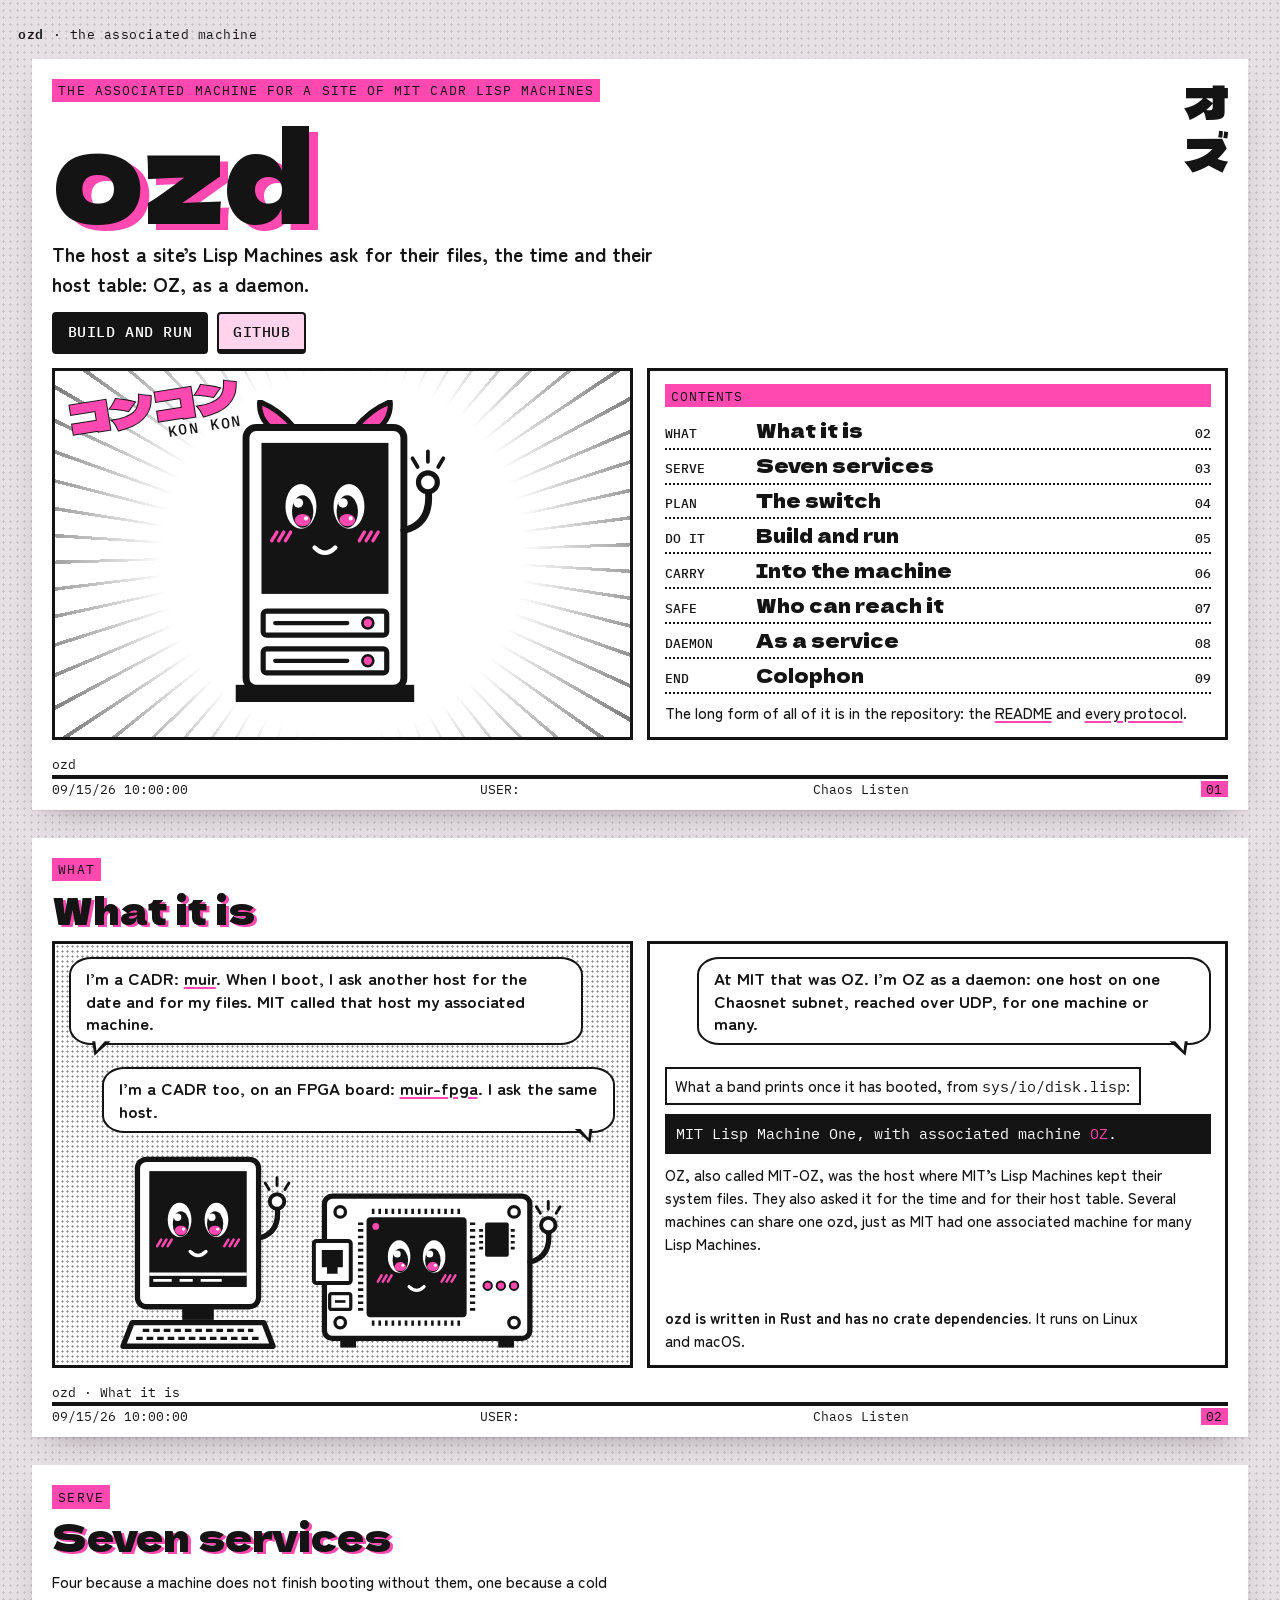
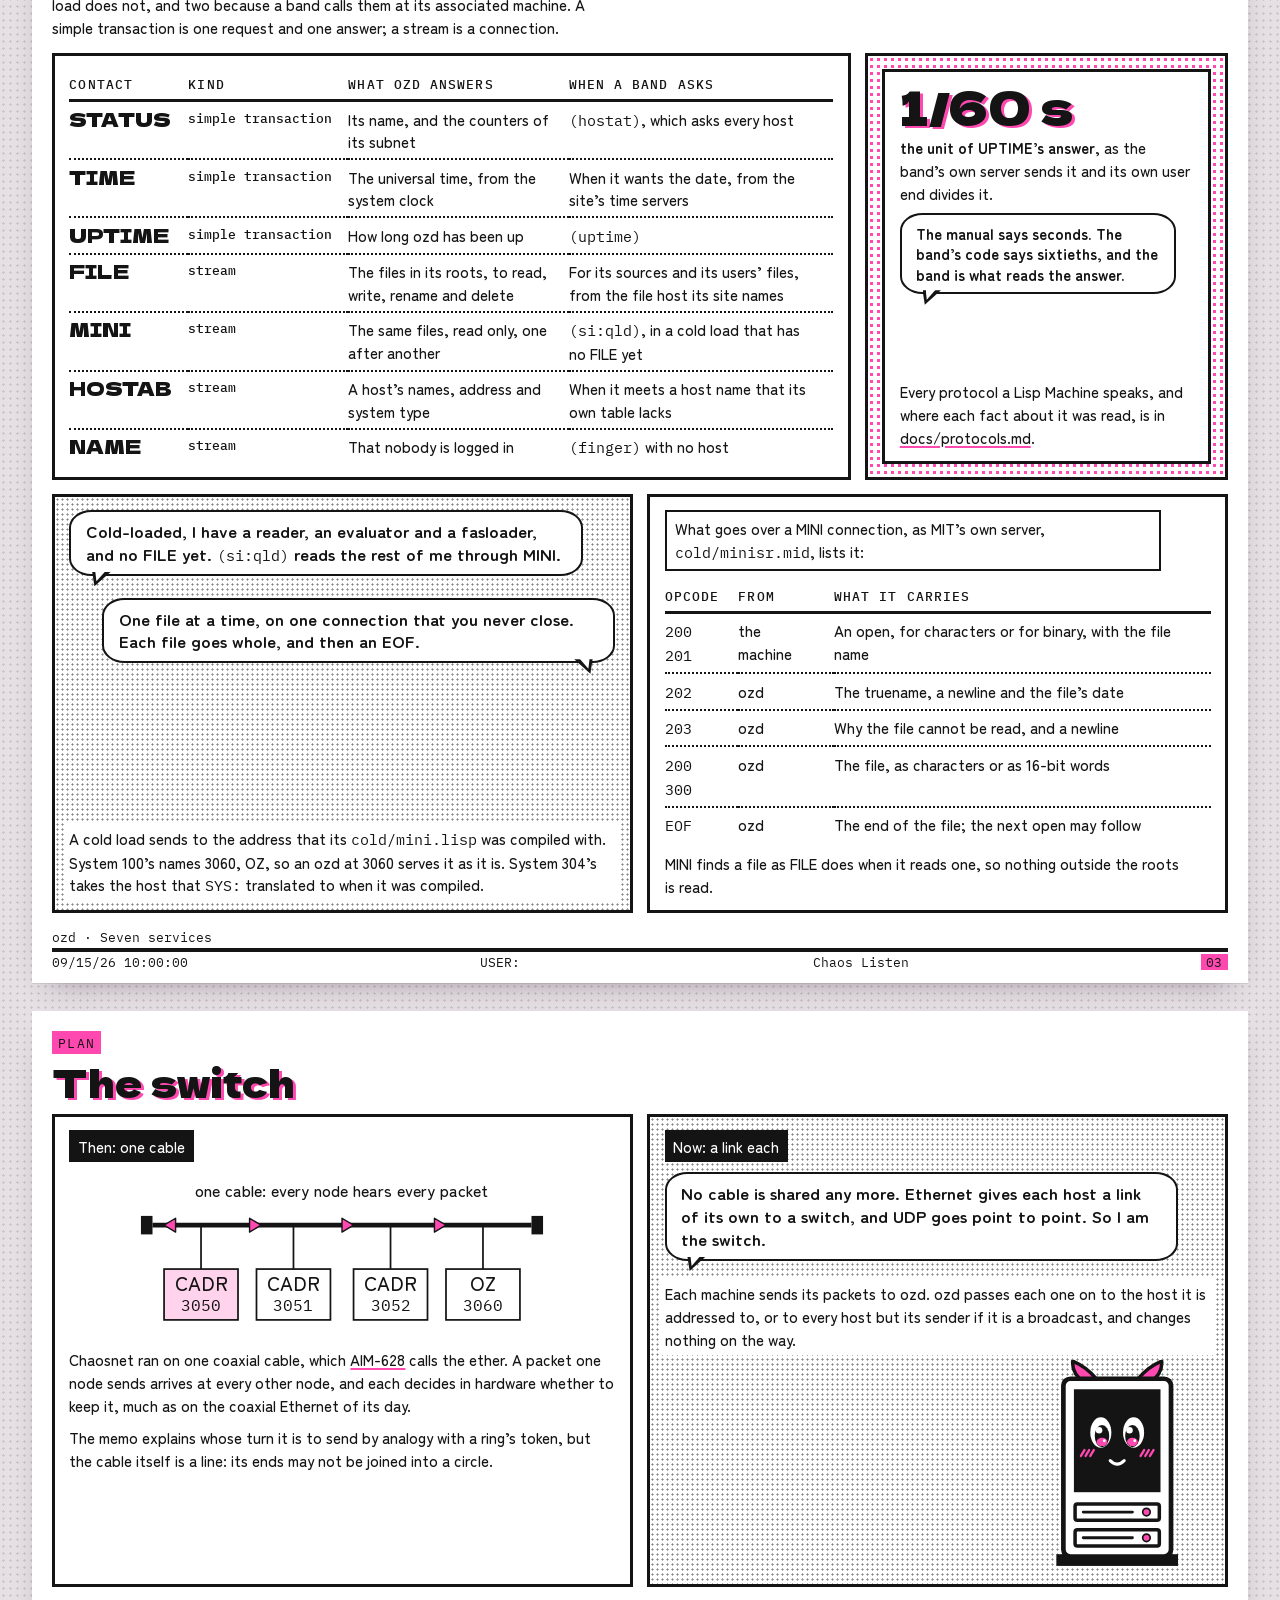
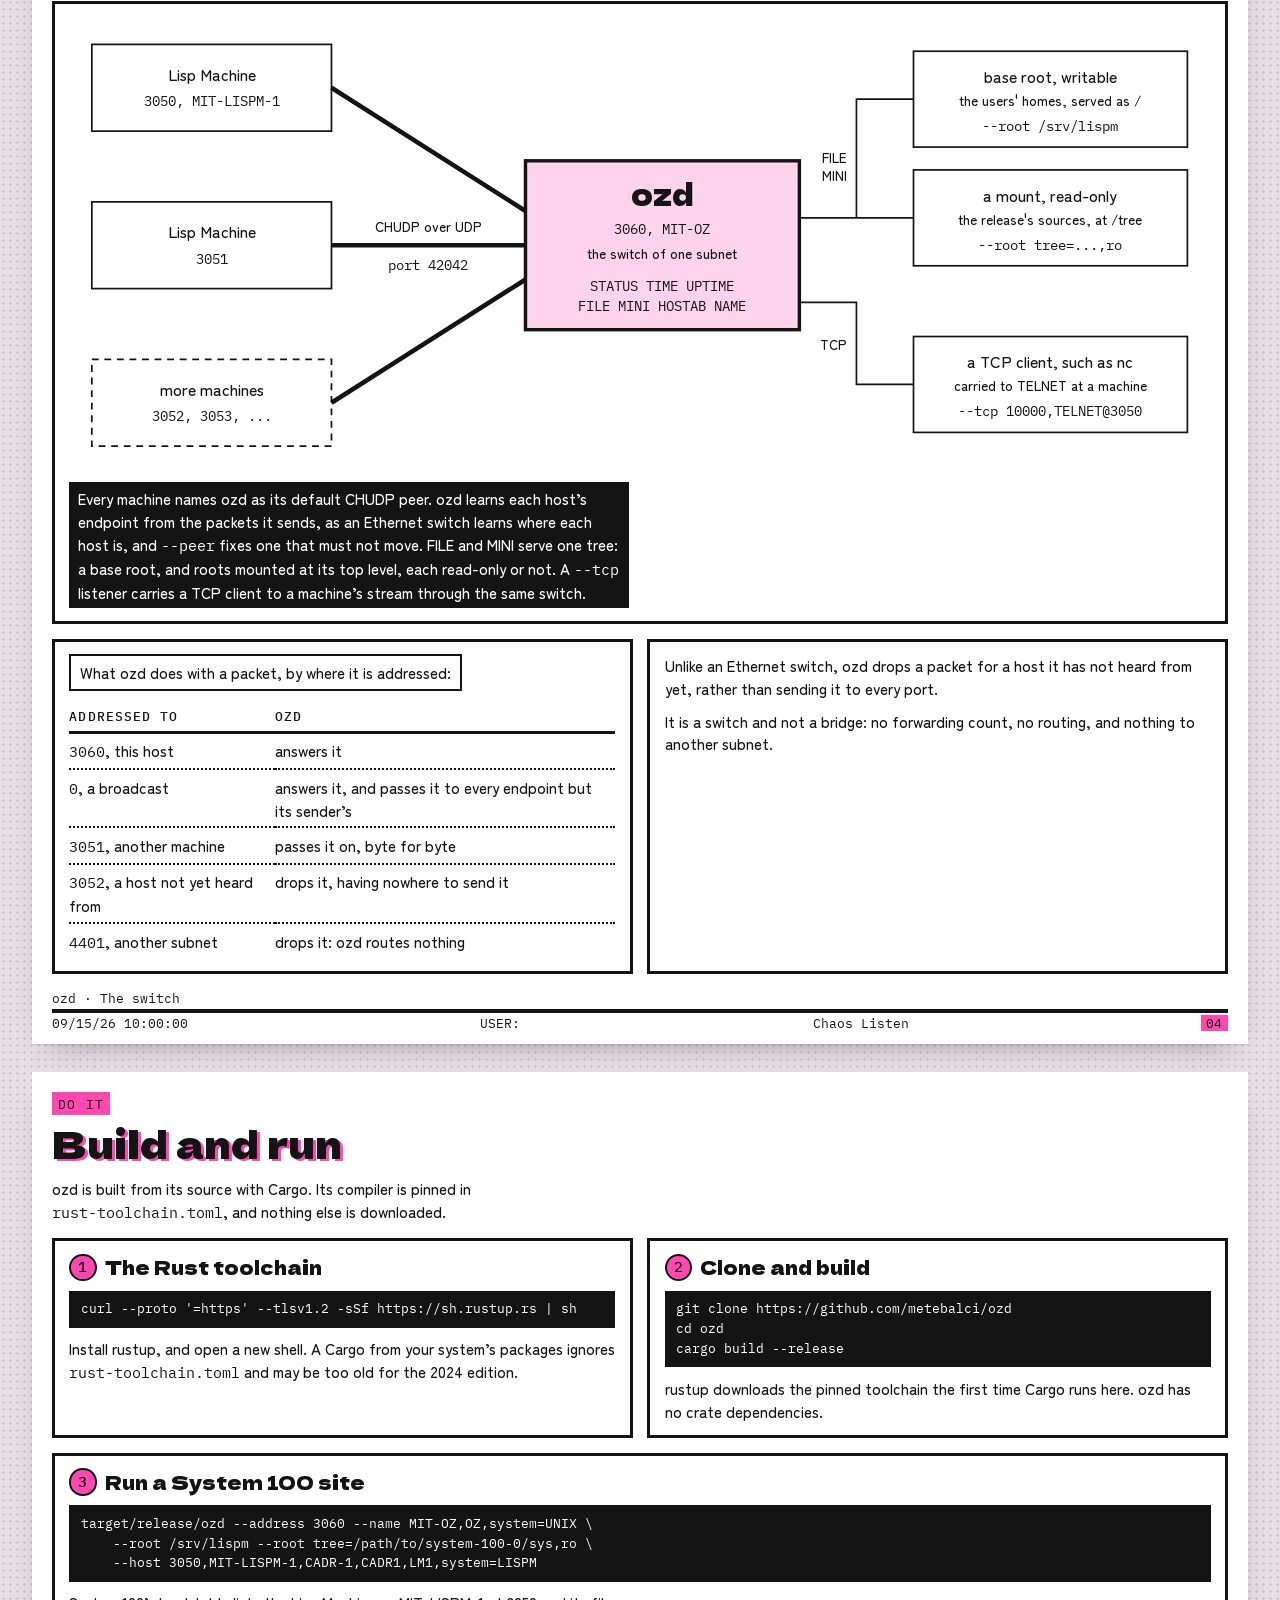
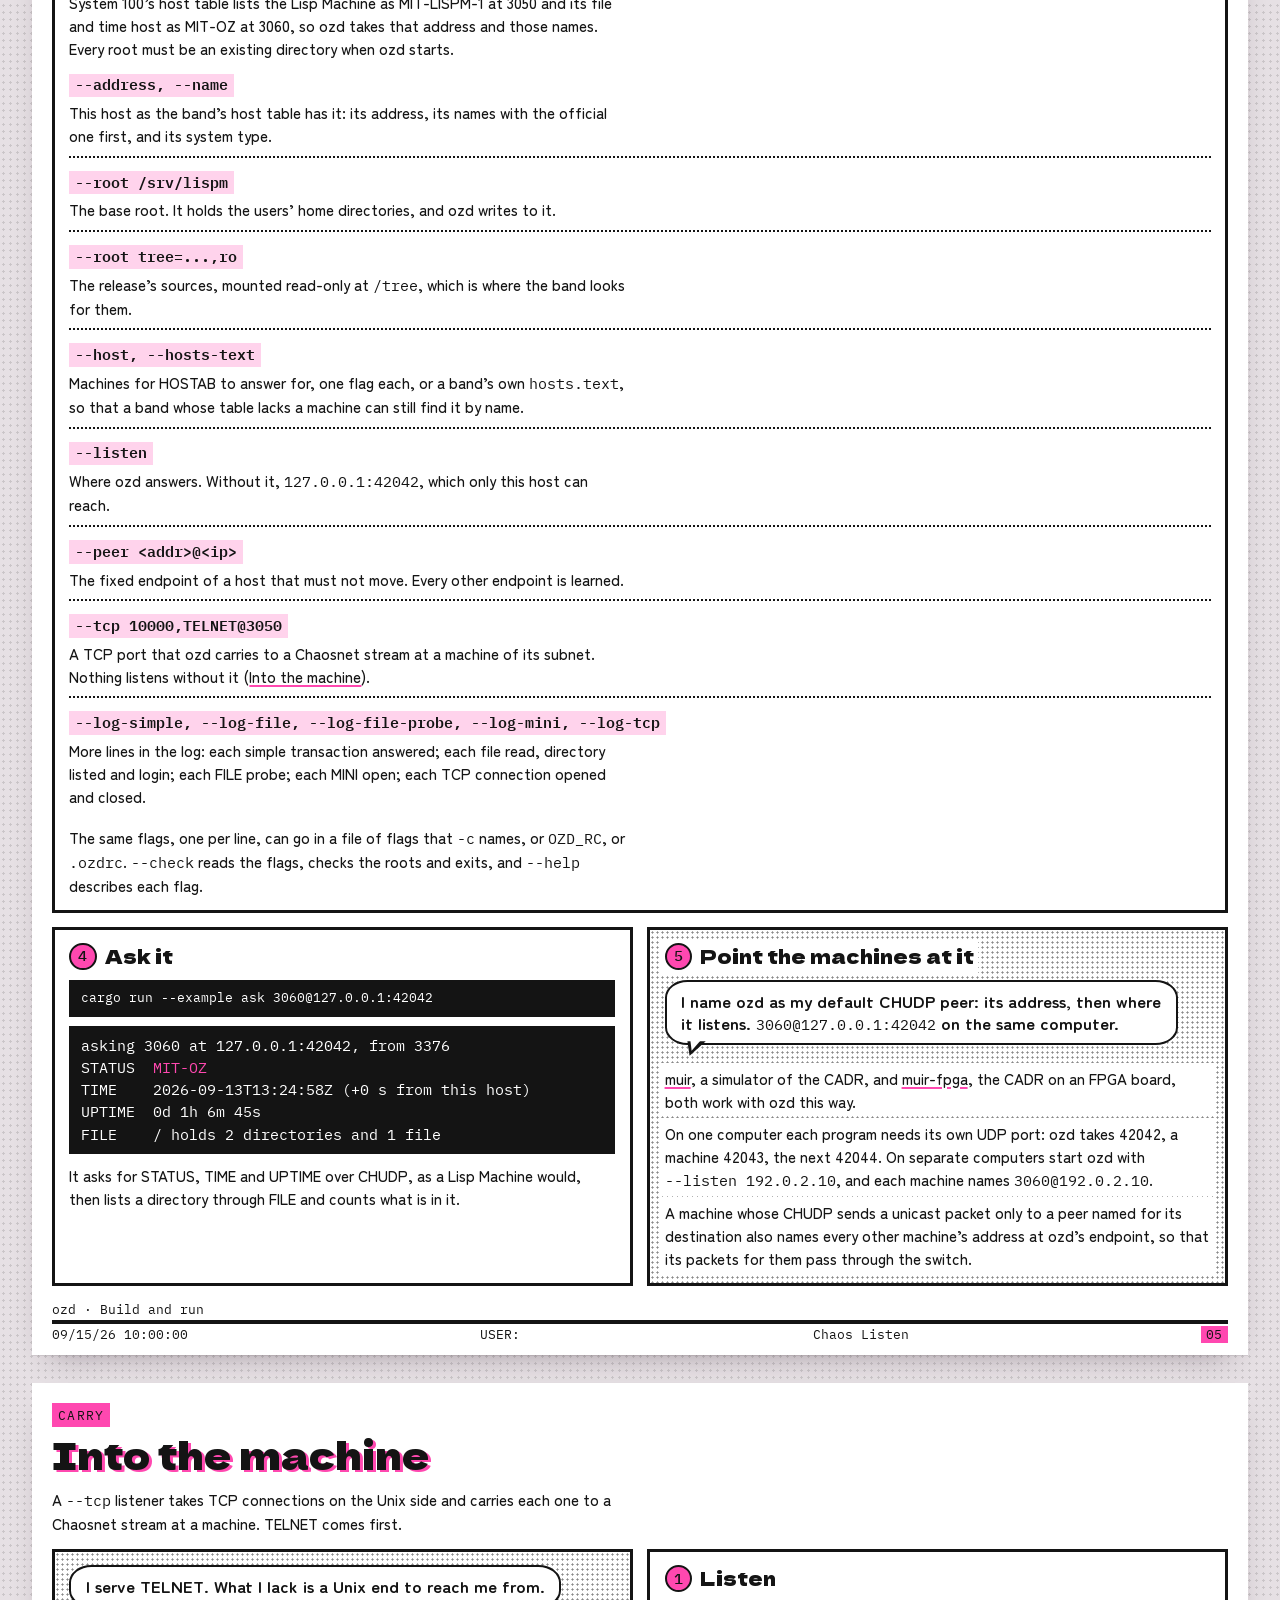
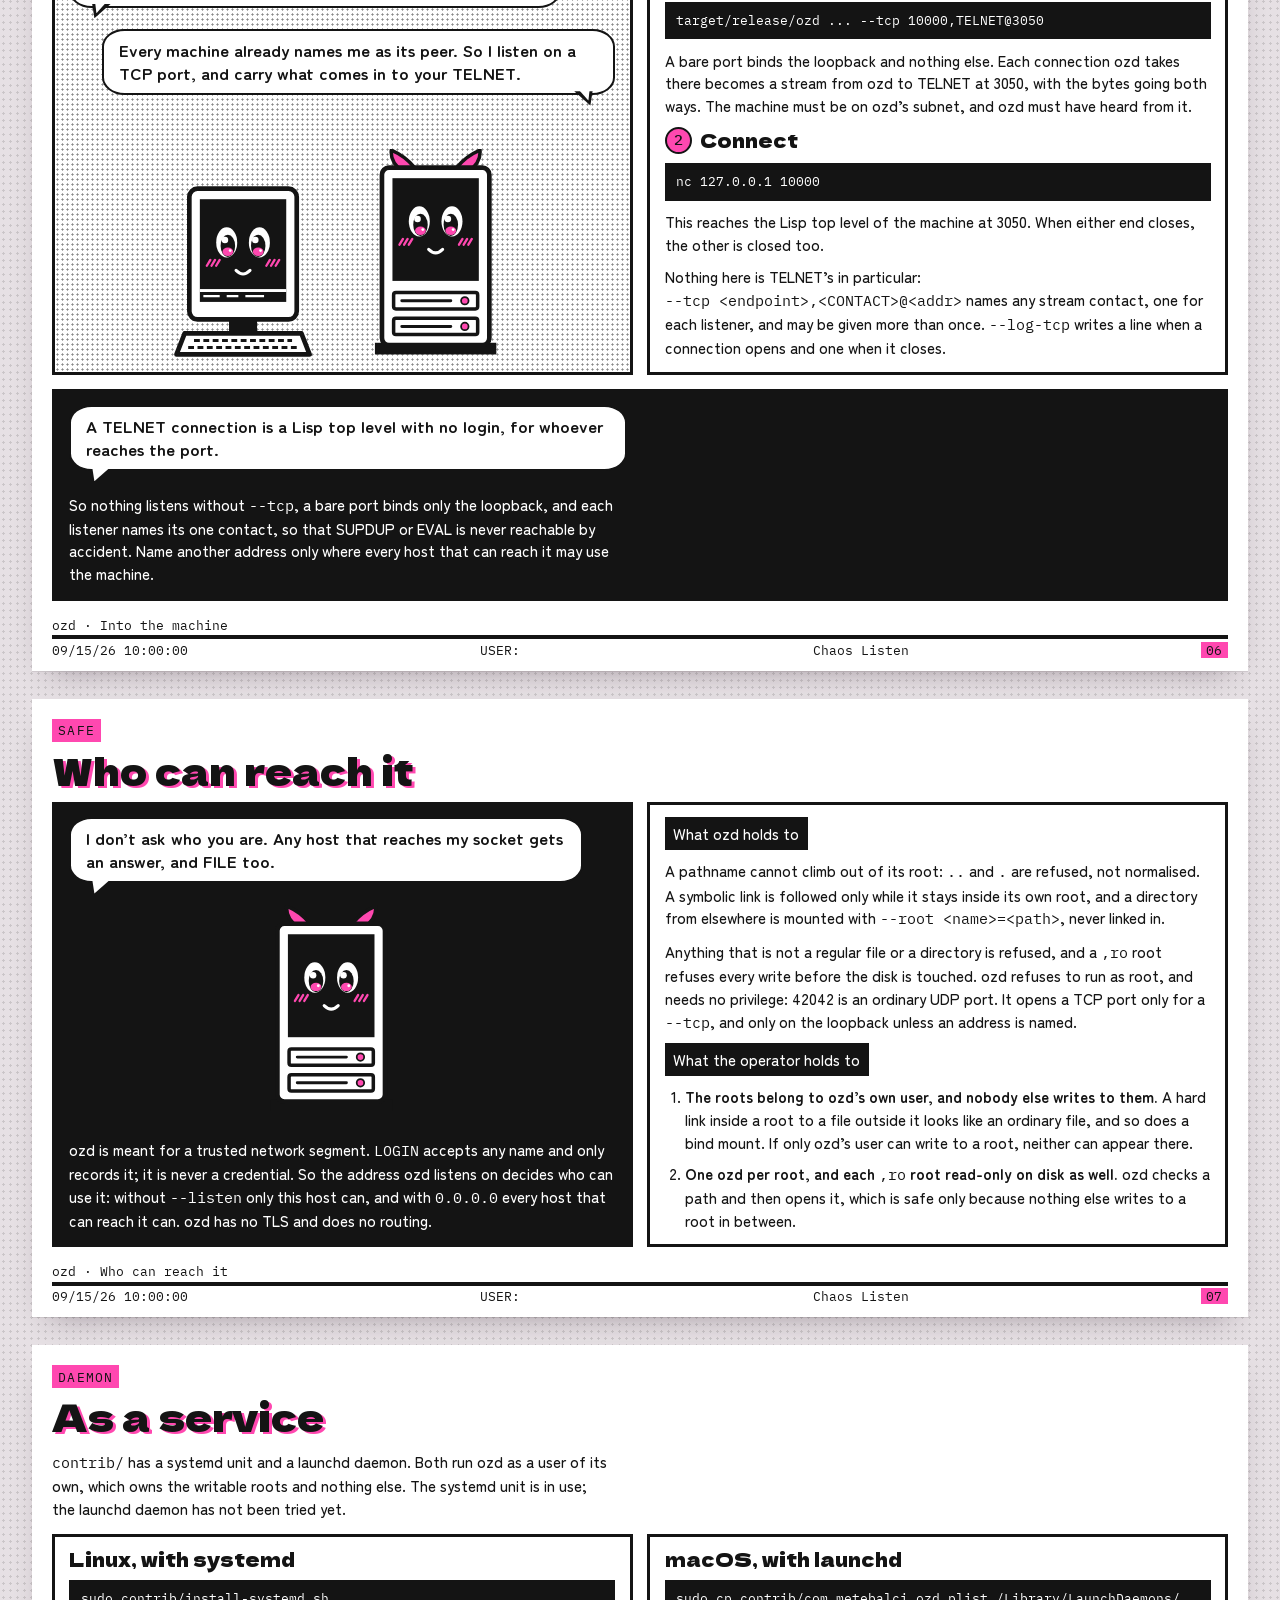
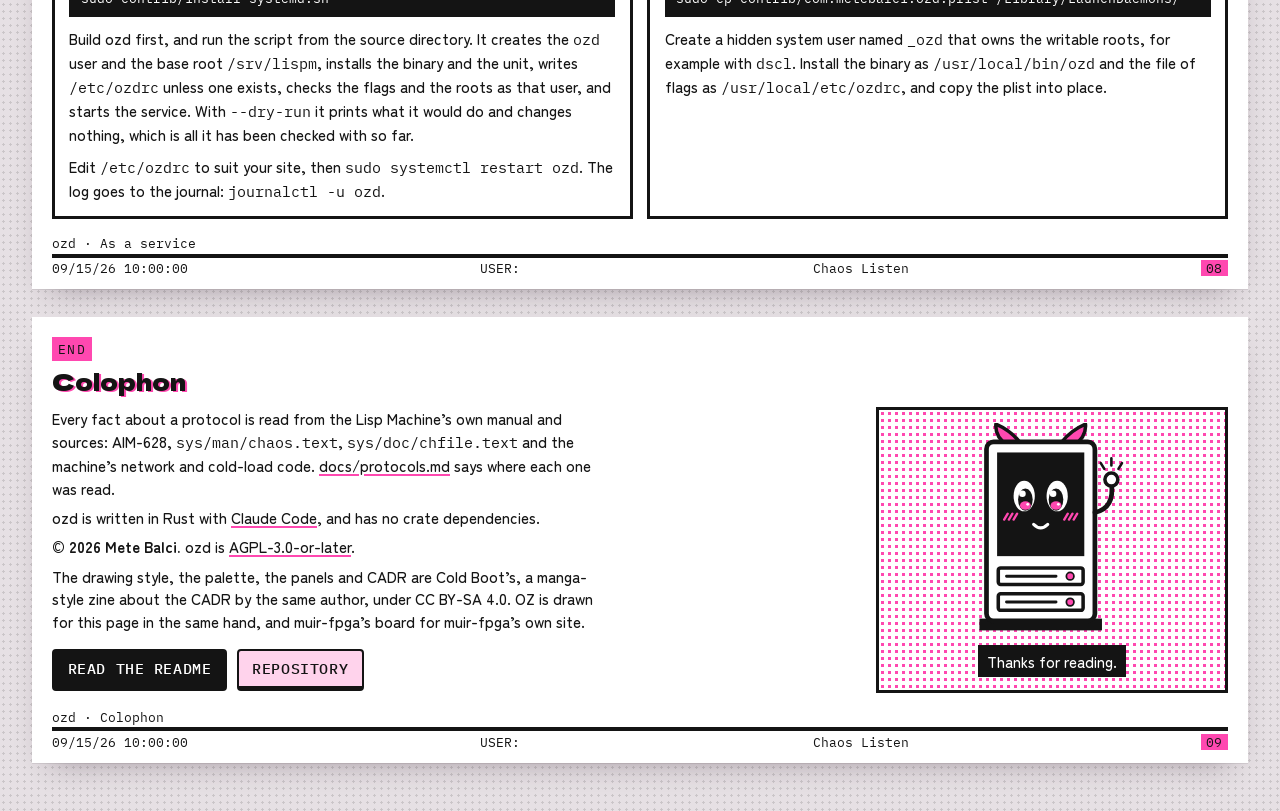
<file: site/index.html>
<!doctype html>
<html lang="en">
<head>
<meta charset="utf-8">
<meta name="viewport" content="width=device-width, initial-scale=1">
<title>ozd &mdash; the associated machine for a site of MIT CADR Lisp Machines</title>
<meta name="description" content="ozd is the host a site's Lisp Machines ask for their files, the time and their host table. It serves STATUS, TIME, UPTIME, FILE, MINI, HOSTAB and NAME over CHUDP, passes packets between the machines of its subnet, and carries a TCP connection to a machine's TELNET. Written in Rust, with no dependencies.">
<link rel="stylesheet" href="style.css">
</head>
<body>

<!-- The characters, drawn once and placed with <use>. CADR's body, its face
     and its waving arm are Cold Boot's own parts. OZ is drawn for this page
     in the same hand: a cabinet with CADR's face, two drive bays with
     their lights, and a daemon's horns. -->
<svg width="0" height="0" style="position:absolute" aria-hidden="true">
  <defs>
    <g id="cadr-body">
      <rect x="48" y="112" width="24" height="14" fill="#141414"/>
      <rect x="14" y="4" width="92" height="112" rx="7" fill="#fff" stroke="#141414" stroke-width="4"/>
      <rect x="23" y="13" width="74" height="88" fill="#141414"/>
      <rect x="23" y="90" width="74" height="2.5" fill="#fff"/>
      <path d="M26 96h14M46 96h10M62 96h16" stroke="#fff" stroke-width="2"/>
      <polygon points="10,128 110,128 117,146 3,146" fill="#fff" stroke="#141414" stroke-width="4" stroke-linejoin="round"/>
      <path d="M18 134h84M13 140h94" stroke="#141414" stroke-width="2.5" stroke-dasharray="5 3"/>
    </g>

    <g id="face-happy">
      <ellipse cx="46" cy="50" rx="9" ry="13" fill="#fff"/>
      <ellipse cx="74" cy="50" rx="9" ry="13" fill="#fff"/>
      <ellipse cx="47" cy="53" rx="6.2" ry="9.5" fill="#141414"/>
      <ellipse cx="73" cy="53" rx="6.2" ry="9.5" fill="#141414"/>
      <ellipse cx="47" cy="58" rx="4.6" ry="3.6" fill="#ff48b0"/>
      <ellipse cx="73" cy="58" rx="4.6" ry="3.6" fill="#ff48b0"/>
      <circle cx="44.5" cy="48" r="2.8" fill="#fff"/>
      <circle cx="70.5" cy="48" r="2.8" fill="#fff"/>
      <circle cx="49" cy="57" r="1.2" fill="#fff"/>
      <circle cx="75" cy="57" r="1.2" fill="#fff"/>
      <path d="M54 74q6 6 12 0" fill="none" stroke="#fff" stroke-width="2.6" stroke-linecap="round"/>
      <path d="M29 70l3-5M33 70l3-5M37 70l3-5M80 70l3-5M84 70l3-5M88 70l3-5" stroke="#ff48b0" stroke-width="2" stroke-linecap="round"/>
    </g>

    <g id="arm-wave">
      <path d="M106 64q17-4 14-25" fill="none" stroke="#141414" stroke-width="4" stroke-linecap="round"/>
      <circle cx="120" cy="36" r="5.5" fill="#fff" stroke="#141414" stroke-width="3"/>
      <path d="M111 22l3 5M120 18v6M129 22l-3 5" stroke="#141414" stroke-width="2.2" stroke-linecap="round"/>
    </g>

    <!-- OZ stands 12 units lower than CADR, to leave room for its horns, so
         the shared parts are placed with the same offset. -->
    <g id="oz">
      <path d="M32 19Q21 12 22 1Q34 6 42 16Z" fill="#ff48b0" stroke="#141414" stroke-width="3" stroke-linejoin="round"/>
      <path d="M88 19Q99 12 98 1Q86 6 78 16Z" fill="#ff48b0" stroke="#141414" stroke-width="3" stroke-linejoin="round"/>
      <rect x="8" y="166" width="104" height="10" fill="#141414"/>
      <rect x="14" y="16" width="92" height="152" rx="6" fill="#fff" stroke="#141414" stroke-width="4"/>
      <rect x="23" y="25" width="74" height="88" fill="#141414"/>
      <rect x="24" y="123" width="72" height="14" rx="2" fill="#fff" stroke="#141414" stroke-width="3"/>
      <rect x="24" y="145" width="72" height="14" rx="2" fill="#fff" stroke="#141414" stroke-width="3"/>
      <path d="M31 130h42M31 152h42" stroke="#141414" stroke-width="2.5" stroke-linecap="round"/>
      <circle cx="85" cy="130" r="3.2" fill="#ff48b0" stroke="#141414" stroke-width="1.5"/>
      <circle cx="85" cy="152" r="3.2" fill="#ff48b0" stroke="#141414" stroke-width="1.5"/>
      <use href="#face-happy" y="12"/>
    </g>
    <g id="oz-wave"><use href="#oz"/><use href="#arm-wave" y="12"/></g>

    <!-- muir-fpga: the CADR on an FPGA board, drawn in the same hand for
         muir-fpga's own site. The chip wears CADR's face; the DDR3 beside it, the
         Ethernet jack and the microSD slot are the parts muir-fpga's README
         names on its Arty Z7-20, and the mounting holes and the lights are any
         development board's. -->
    <g id="fpga-board">
      <rect x="20" y="116" width="12" height="9" fill="#141414"/>
      <rect x="140" y="116" width="12" height="9" fill="#141414"/>
      <rect x="8" y="10" width="156" height="108" rx="6" fill="#fff" stroke="#141414" stroke-width="4"/>
      <circle cx="20" cy="22" r="4" fill="#fff" stroke="#141414" stroke-width="2.5"/>
      <circle cx="152" cy="22" r="4" fill="#fff" stroke="#141414" stroke-width="2.5"/>
      <circle cx="20" cy="106" r="4" fill="#fff" stroke="#141414" stroke-width="2.5"/>
      <circle cx="152" cy="106" r="4" fill="#fff" stroke="#141414" stroke-width="2.5"/>
      <path d="M44 21.5h68M44 106.5h68M35.5 30v68M120.5 30v68" stroke="#141414" stroke-width="4" stroke-dasharray="2 3"/>
      <rect x="40" y="26" width="76" height="76" rx="3" fill="#141414"/>
      <circle cx="47" cy="33" r="2.6" fill="#ff48b0"/>
      <use href="#face-happy" transform="translate(21 8.4) scale(0.95)"/>
      <rect x="130" y="30" width="18" height="26" rx="1.5" fill="#141414"/>
      <path d="M127 35v16M151 35v16" stroke="#141414" stroke-width="3" stroke-dasharray="2 2.5"/>
      <rect x="0" y="44" width="28" height="32" rx="2" fill="#fff" stroke="#141414" stroke-width="3"/>
      <path d="M6 51h16v13h-4v5h-8v-5h-4z" fill="#141414"/>
      <rect x="12" y="84" width="16" height="12" rx="1.5" fill="#fff" stroke="#141414" stroke-width="2.5"/>
      <path d="M16 90h8" stroke="#141414" stroke-width="2"/>
      <circle cx="132" cy="78" r="3.2" fill="#ff48b0" stroke="#141414" stroke-width="1.5"/>
      <circle cx="142" cy="78" r="3.2" fill="#ff48b0" stroke="#141414" stroke-width="1.5"/>
      <circle cx="152" cy="78" r="3.2" fill="#ff48b0" stroke="#141414" stroke-width="1.5"/>
    </g>
    <g id="fpga-wave"><use href="#fpga-board"/><use href="#arm-wave" x="58" y="-4"/></g>
  </defs>
</svg>

<p class="desk-note"><b>ozd</b> &middot; the associated machine</p>

<div class="page">

  <section aria-label="ozd">
    <div class="masthead">
      <div class="masthead-text">
        <span class="eyebrow">The associated machine for a site of MIT CADR Lisp Machines</span>
        <h1 class="title t-xl">ozd</h1>
        <p class="lede">The host a site&rsquo;s Lisp Machines ask for their files, the time and their host table: OZ, as a daemon.</p>
        <div class="actions">
          <a class="key" href="#run">Build and run</a>
          <a class="key lm" href="https://github.com/metebalci/ozd">GitHub</a>
        </div>
      </div>
      <span class="vertical" lang="ja" aria-hidden="true">オズ</span>
    </div>

    <div class="panels two">
      <div class="panel focus center" style="min-height: 19rem;">
        <div class="sfx" style="position:absolute; top:0.8rem; left:0.8rem; z-index:2;" aria-hidden="true">コンコン<small>KON KON</small></div>
        <svg class="chara" viewBox="0 0 140 180" style="width:44%;" role="img" aria-label="OZ, a cabinet with horns, waving at whoever knocked">
          <use href="#oz-wave"/>
        </svg>
      </div>

      <nav class="panel contents" aria-label="Contents">
        <span class="eyebrow">Contents</span>
        <ol class="toc">
          <li><a href="#what"><span class="tag">WHAT</span><span class="nm">What it is</span><span class="no">02</span></a></li>
          <li><a href="#services"><span class="tag">SERVE</span><span class="nm">Seven services</span><span class="no">03</span></a></li>
          <li><a href="#switch"><span class="tag">PLAN</span><span class="nm">The switch</span><span class="no">04</span></a></li>
          <li><a href="#run"><span class="tag">DO IT</span><span class="nm">Build and run</span><span class="no">05</span></a></li>
          <li><a href="#tcp"><span class="tag">CARRY</span><span class="nm">Into the machine</span><span class="no">06</span></a></li>
          <li><a href="#security"><span class="tag">SAFE</span><span class="nm">Who can reach it</span><span class="no">07</span></a></li>
          <li><a href="#service"><span class="tag">DAEMON</span><span class="nm">As a service</span><span class="no">08</span></a></li>
          <li><a href="#colophon"><span class="tag">END</span><span class="nm">Colophon</span><span class="no">09</span></a></li>
        </ol>
        <p class="small push">The long form of all of it is in the repository: the <a href="https://github.com/metebalci/ozd#readme">README</a> and <a href="https://github.com/metebalci/ozd/blob/main/docs/protocols.md">every protocol</a>.</p>
      </nav>
    </div>

    <footer class="wholine">
      <div class="label">ozd</div>
      <div class="bar"><span>09/15/26 10:00:00</span><span>USER:</span><span>Chaos Listen</span><span>01</span></div>
    </footer>
  </section>

  <!-- ------------------------------------------------------ what it is -->
  <section id="what" aria-label="What it is">
    <div class="panel bare">
      <span class="eyebrow">What</span>
      <h2 class="title t-l">What it is</h2>
    </div>

    <div class="panels two">
      <div class="panel tone">
        <p class="say">I&rsquo;m a CADR: <a href="https://github.com/metebalci/muir">muir</a>. When I boot, I ask another host for the date and for my files. MIT called that host my associated machine.</p>
        <p class="say r">I&rsquo;m a CADR too, on an FPGA board: <a href="https://github.com/metebalci/muir-fpga">muir-fpga</a>. I ask the same host.</p>
        <svg class="chara" viewBox="0 0 340 150" style="width:82%; align-self:center; margin-top:auto;" role="img" aria-label="CADR, and muir-fpga's board, both waving">
          <use href="#cadr-body"/><use href="#face-happy"/><use href="#arm-wave"/>
          <use href="#fpga-wave" x="148" y="22"/>
        </svg>
      </div>

      <div class="panel">
        <p class="say r">At MIT that was OZ. I&rsquo;m OZ as a daemon: one host on one Chaosnet subnet, reached over UDP, for one machine or many.</p>
        <p class="cap light">What a band prints once it has booted, from <code>sys/io/disk.lisp</code>:</p>
<pre class="term">MIT Lisp Machine One, with associated machine <b>OZ</b>.</pre>
        <p class="small">OZ, also called MIT-OZ, was the host where MIT&rsquo;s Lisp Machines kept their system files. They also asked it for the time and for their host table. Several machines can share one ozd, just as MIT had one associated machine for many Lisp Machines.</p>
        <p class="small push"><b>ozd is written in Rust and has no crate dependencies.</b> It runs on Linux and macOS.</p>
      </div>
    </div>

    <footer class="wholine">
      <div class="label">ozd &middot; What it is</div>
      <div class="bar"><span>09/15/26 10:00:00</span><span>USER:</span><span>Chaos Listen</span><span>02</span></div>
    </footer>
  </section>

  <!-- ------------------------------------------------- seven services -->
  <section id="services" aria-label="Seven services">
    <div class="panel bare">
      <span class="eyebrow">Serve</span>
      <h2 class="title t-l">Seven services</h2>
      <p class="small" style="margin-top:0.4rem;">Four because a machine does not finish booting without them, one because a cold load does not, and two because a band calls them at its associated machine. A simple transaction is one request and one answer; a stream is a connection.</p>
    </div>

    <div class="panels two serve-split">
      <div class="panel">
        <div class="tablewrap">
          <table>
            <thead>
              <tr><th scope="col">Contact</th><th scope="col">Kind</th><th scope="col">What ozd answers</th><th scope="col">When a band asks</th></tr>
            </thead>
            <tbody>
              <tr><td class="contact">STATUS</td><td class="kind">simple transaction</td><td>Its name, and the counters of its subnet</td><td><code>(hostat)</code>, which asks every host</td></tr>
              <tr><td class="contact">TIME</td><td class="kind">simple transaction</td><td>The universal time, from the system clock</td><td>When it wants the date, from the site&rsquo;s time servers</td></tr>
              <tr><td class="contact">UPTIME</td><td class="kind">simple transaction</td><td>How long ozd has been up</td><td><code>(uptime)</code></td></tr>
              <tr><td class="contact">FILE</td><td class="kind">stream</td><td>The files in its roots, to read, write, rename and delete</td><td>For its sources and its users&rsquo; files, from the file host its site names</td></tr>
              <tr><td class="contact">MINI</td><td class="kind">stream</td><td>The same files, read only, one after another</td><td><code>(si:qld)</code>, in a cold load that has no FILE yet</td></tr>
              <tr><td class="contact">HOSTAB</td><td class="kind">stream</td><td>A host&rsquo;s names, address and system type</td><td>When it meets a host name that its own table lacks</td></tr>
              <tr><td class="contact">NAME</td><td class="kind">stream</td><td>That nobody is logged in</td><td><code>(finger)</code> with no host</td></tr>
            </tbody>
          </table>
        </div>
      </div>

      <div class="panel tone-pink">
        <div class="panel" style="gap:0.5rem; flex:1;">
          <p class="big-number">1/60&nbsp;s</p>
          <p class="small"><b>the unit of UPTIME&rsquo;s answer</b>, as the band&rsquo;s own server sends it and its own user end divides it.</p>
          <p class="say quiet">The manual says seconds. The band&rsquo;s code says sixtieths, and the band is what reads the answer.</p>
          <p class="small push">Every protocol a Lisp Machine speaks, and where each fact about it was read, is in <a href="https://github.com/metebalci/ozd/blob/main/docs/protocols.md">docs/protocols.md</a>.</p>
        </div>
      </div>
    </div>

    <div class="panels two">
      <div class="panel tone">
        <p class="say">Cold-loaded, I have a reader, an evaluator and a fasloader, and no FILE yet. <code>(si:qld)</code> reads the rest of me through MINI.</p>
        <p class="say r">One file at a time, on one connection that you never close. Each file goes whole, and then an EOF.</p>
        <p class="small push">A cold load sends to the address that its <code>cold/mini.lisp</code> was compiled with. System 100&rsquo;s names 3060, OZ, so an ozd at 3060 serves it as it is. System 304&rsquo;s takes the host that <code>SYS:</code> translated to when it was compiled.</p>
      </div>

      <div class="panel">
        <p class="cap light">What goes over a MINI connection, as MIT&rsquo;s own server, <code>cold/minisr.mid</code>, lists it:</p>
        <div class="tablewrap">
          <table style="min-width:18rem;">
            <thead>
              <tr><th scope="col">Opcode</th><th scope="col">From</th><th scope="col">What it carries</th></tr>
            </thead>
            <tbody>
              <tr><td><code>200</code> <code>201</code></td><td>the machine</td><td>An open, for characters or for binary, with the file name</td></tr>
              <tr><td><code>202</code></td><td>ozd</td><td>The truename, a newline and the file&rsquo;s date</td></tr>
              <tr><td><code>203</code></td><td>ozd</td><td>Why the file cannot be read, and a newline</td></tr>
              <tr><td><code>200</code> <code>300</code></td><td>ozd</td><td>The file, as characters or as 16-bit words</td></tr>
              <tr><td><code>EOF</code></td><td>ozd</td><td>The end of the file; the next open may follow</td></tr>
            </tbody>
          </table>
        </div>
        <p class="small push">MINI finds a file as FILE does when it reads one, so nothing outside the roots is read.</p>
      </div>
    </div>

    <footer class="wholine">
      <div class="label">ozd &middot; Seven services</div>
      <div class="bar"><span>09/15/26 10:00:00</span><span>USER:</span><span>Chaos Listen</span><span>03</span></div>
    </footer>
  </section>

  <!-- ---------------------------------------------------------- the switch -->
  <section id="switch" aria-label="The switch">
    <div class="panel bare">
      <span class="eyebrow">Plan</span>
      <h2 class="title t-l">The switch</h2>
    </div>

    <div class="panels two">
      <div class="panel">
        <p class="cap">Then: one cable</p>
        <svg class="sketch" viewBox="0 0 360 144" role="img" aria-label="One coaxial cable, terminated at both ends, with four nodes tapped onto it: CADRs at 3050, 3051 and 3052, and OZ at 3060. A packet sent by 3050 travels both ways along the cable, past every other node.">
          <text class="d-s" x="180" y="22" text-anchor="middle">one cable: every node hears every packet</text>
          <rect x="6" y="38" width="10" height="16" fill="currentColor"/>
          <rect x="344" y="38" width="10" height="16" fill="currentColor"/>
          <path class="d-wire" d="M16,46 L344,46"/>
          <path class="d-line" d="M58,46 V84 M138,46 V84 M222,46 V84 M302,46 V84"/>
          <rect class="d-lit" x="26" y="84" width="64" height="44"/>
          <text class="d-t" x="58" y="103" text-anchor="middle">CADR</text>
          <text class="d-n" x="58" y="120" text-anchor="middle">3050</text>
          <rect class="d-box" x="106" y="84" width="64" height="44"/>
          <text class="d-t" x="138" y="103" text-anchor="middle">CADR</text>
          <text class="d-n" x="138" y="120" text-anchor="middle">3051</text>
          <rect class="d-box" x="190" y="84" width="64" height="44"/>
          <text class="d-t" x="222" y="103" text-anchor="middle">CADR</text>
          <text class="d-n" x="222" y="120" text-anchor="middle">3052</text>
          <rect class="d-box" x="270" y="84" width="64" height="44"/>
          <text class="d-t" x="302" y="103" text-anchor="middle">OZ</text>
          <text class="d-n" x="302" y="120" text-anchor="middle">3060</text>
          <path d="M36,40 L26,46 L36,52 Z M100,40 L110,46 L100,52 Z M180,40 L190,46 L180,52 Z M260,40 L270,46 L260,52 Z" fill="#ff48b0" stroke="currentColor" stroke-width="1.2" stroke-linejoin="round"/>
        </svg>
        <p class="small">Chaosnet ran on one coaxial cable, which <a href="https://chaosnet.net/amber.html">AIM-628</a> calls the ether. A packet one node sends arrives at every other node, and each decides in hardware whether to keep it, much as on the coaxial Ethernet of its day.</p>
        <p class="small">The memo explains whose turn it is to send by analogy with a ring&rsquo;s token, but the cable itself is a line: its ends may not be joined into a circle.</p>
      </div>

      <div class="panel tone">
        <p class="cap">Now: a link each</p>
        <p class="say">No cable is shared any more. Ethernet gives each host a link of its own to a switch, and UDP goes point to point. So I am the switch.</p>
        <p class="small">Each machine sends its packets to ozd. ozd passes each one on to the host it is addressed to, or to every host but its sender if it is a broadcast, and changes nothing on the way.</p>
        <svg class="chara" viewBox="0 0 140 180" style="width:30%; align-self:flex-end; margin-top:auto;" role="img" aria-label="OZ">
          <use href="#oz"/>
        </svg>
      </div>
    </div>

    <figure class="panel">
      <div class="scroll">
        <svg viewBox="0 0 1000 396" role="img" aria-label="Three Lisp Machines, at 3050, 3051 and more, each connect over CHUDP on UDP port 42042 to ozd at 3060, the switch of one subnet, which serves STATUS, TIME, UPTIME, FILE, MINI, HOSTAB and NAME. FILE and MINI serve two roots: a writable base root, the users' homes, served as /, and a read-only mount of the release's sources at /tree. A TCP client, such as nc, reaches a --tcp listener and is carried to TELNET at a machine.">
          <rect class="d-box" x="20" y="24" width="210" height="76"/>
          <text class="d-t" x="125" y="56" text-anchor="middle">Lisp Machine</text>
          <text class="d-n" x="125" y="78" text-anchor="middle">3050, MIT-LISPM-1</text>
          <rect class="d-box" x="20" y="162" width="210" height="76"/>
          <text class="d-t" x="125" y="194" text-anchor="middle">Lisp Machine</text>
          <text class="d-n" x="125" y="216" text-anchor="middle">3051</text>
          <rect class="d-dash" x="20" y="300" width="210" height="76"/>
          <text class="d-t" x="125" y="332" text-anchor="middle">more machines</text>
          <text class="d-n" x="125" y="354" text-anchor="middle">3052, 3053, ...</text>

          <path class="d-wire" d="M230,62 L400,170 M230,200 L400,200 M230,338 L400,230"/>
          <text class="d-s" x="315" y="188" text-anchor="middle">CHUDP over UDP</text>
          <text class="d-n" x="315" y="222" text-anchor="middle">port 42042</text>

          <rect class="d-switch" x="400" y="126" width="240" height="148"/>
          <text class="d-big" x="520" y="166" text-anchor="middle">ozd</text>
          <text class="d-n" x="520" y="190" text-anchor="middle">3060, MIT-OZ</text>
          <text class="d-s" x="520" y="212" text-anchor="middle">the switch of one subnet</text>
          <text class="d-n" x="520" y="240" text-anchor="middle">STATUS TIME UPTIME</text>
          <text class="d-n" x="520" y="258" text-anchor="middle">FILE MINI HOSTAB NAME</text>

          <path class="d-line" d="M640,176 L690,176 L690,72 L740,72 M690,176 L740,176"/>
          <text class="d-s" x="682" y="128" text-anchor="end">FILE</text>
          <text class="d-s" x="682" y="144" text-anchor="end">MINI</text>
          <rect class="d-box" x="740" y="30" width="240" height="84"/>
          <text class="d-t" x="860" y="58" text-anchor="middle">base root, writable</text>
          <text class="d-s" x="860" y="78" text-anchor="middle">the users' homes, served as /</text>
          <text class="d-n" x="860" y="100" text-anchor="middle">--root /srv/lispm</text>
          <rect class="d-box" x="740" y="134" width="240" height="84"/>
          <text class="d-t" x="860" y="162" text-anchor="middle">a mount, read-only</text>
          <text class="d-s" x="860" y="182" text-anchor="middle">the release's sources, at /tree</text>
          <text class="d-n" x="860" y="204" text-anchor="middle">--root tree=...,ro</text>

          <path class="d-line" d="M640,250 L690,250 L690,322 L740,322"/>
          <text class="d-s" x="682" y="292" text-anchor="end">TCP</text>
          <rect class="d-box" x="740" y="280" width="240" height="84"/>
          <text class="d-t" x="860" y="308" text-anchor="middle">a TCP client, such as nc</text>
          <text class="d-s" x="860" y="328" text-anchor="middle">carried to TELNET at a machine</text>
          <text class="d-n" x="860" y="350" text-anchor="middle">--tcp 10000,TELNET@3050</text>

        </svg>
      </div>
      <figcaption class="cap long">Every machine names ozd as its default CHUDP peer. ozd learns each host&rsquo;s endpoint from the packets it sends, as an Ethernet switch learns where each host is, and <code>--peer</code> fixes one that must not move. FILE and MINI serve one tree: a base root, and roots mounted at its top level, each read-only or not. A <code>--tcp</code> listener carries a TCP client to a machine&rsquo;s stream through the same switch.</figcaption>
    </figure>

    <div class="panels two">
      <div class="panel">
        <p class="cap light">What ozd does with a packet, by where it is addressed:</p>
        <div class="tablewrap">
          <table style="min-width:24rem;">
            <thead>
              <tr><th scope="col">Addressed to</th><th scope="col">ozd</th></tr>
            </thead>
            <tbody>
              <tr><td><code>3060</code>, this host</td><td>answers it</td></tr>
              <tr><td><code>0</code>, a broadcast</td><td>answers it, and passes it to every endpoint but its sender&rsquo;s</td></tr>
              <tr><td><code>3051</code>, another machine</td><td>passes it on, byte for byte</td></tr>
              <tr><td><code>3052</code>, a host not yet heard from</td><td>drops it, having nowhere to send it</td></tr>
              <tr><td><code>4401</code>, another subnet</td><td>drops it: ozd routes nothing</td></tr>
            </tbody>
          </table>
        </div>
      </div>

      <div class="panel">
        <p class="small">Unlike an Ethernet switch, ozd drops a packet for a host it has not heard from yet, rather than sending it to every port.</p>
        <p class="small">It is a switch and not a bridge: no forwarding count, no routing, and nothing to another subnet.</p>
      </div>
    </div>

    <footer class="wholine">
      <div class="label">ozd &middot; The switch</div>
      <div class="bar"><span>09/15/26 10:00:00</span><span>USER:</span><span>Chaos Listen</span><span>04</span></div>
    </footer>
  </section>

  <!-- ---------------------------------------------------- build and run -->
  <section id="run" aria-label="Build and run">
    <div class="panel bare">
      <span class="eyebrow">Do it</span>
      <h2 class="title t-l">Build and run</h2>
      <p class="small" style="margin-top:0.4rem;">ozd is built from its source with Cargo. Its compiler is pinned in <code>rust-toolchain.toml</code>, and nothing else is downloaded.</p>
    </div>

    <div class="panels two">
      <div class="panel">
        <div class="step-head"><span class="step-num">1</span><h3>The Rust toolchain</h3></div>
<pre class="term cmd">curl --proto '=https' --tlsv1.2 -sSf https://sh.rustup.rs | sh</pre>
        <p class="small">Install rustup, and open a new shell. A Cargo from your system&rsquo;s packages ignores <code>rust-toolchain.toml</code> and may be too old for the 2024 edition.</p>
      </div>

      <div class="panel">
        <div class="step-head"><span class="step-num">2</span><h3>Clone and build</h3></div>
<pre class="term cmd">git clone https://github.com/metebalci/ozd
cd ozd
cargo build --release</pre>
        <p class="small">rustup downloads the pinned toolchain the first time Cargo runs here. ozd has no crate dependencies.</p>
      </div>

      <div class="panel wide">
        <div class="step-head"><span class="step-num">3</span><h3>Run a System 100 site</h3></div>
<pre class="term cmd">target/release/ozd --address 3060 --name MIT-OZ,OZ,system=UNIX \
    --root /srv/lispm --root tree=/path/to/system-100-0/sys,ro \
    --host 3050,MIT-LISPM-1,CADR-1,CADR1,LM1,system=LISPM</pre>
        <p class="small">System 100&rsquo;s host table lists the Lisp Machine as MIT-LISPM-1 at 3050 and its file and time host as MIT-OZ at 3060, so ozd takes that address and those names. Every root must be an existing directory when ozd starts.</p>
        <dl class="flags">
          <div><dt>--address, --name</dt><dd>This host as the band&rsquo;s host table has it: its address, its names with the official one first, and its system type.</dd></div>
          <div><dt>--root /srv/lispm</dt><dd>The base root. It holds the users&rsquo; home directories, and ozd writes to it.</dd></div>
          <div><dt>--root tree=...,ro</dt><dd>The release&rsquo;s sources, mounted read-only at <code>/tree</code>, which is where the band looks for them.</dd></div>
          <div><dt>--host, --hosts-text</dt><dd>Machines for HOSTAB to answer for, one flag each, or a band&rsquo;s own <code>hosts.text</code>, so that a band whose table lacks a machine can still find it by name.</dd></div>
          <div><dt>--listen</dt><dd>Where ozd answers. Without it, <code>127.0.0.1:42042</code>, which only this host can reach.</dd></div>
          <div><dt>--peer &lt;addr&gt;@&lt;ip&gt;</dt><dd>The fixed endpoint of a host that must not move. Every other endpoint is learned.</dd></div>
          <div><dt>--tcp 10000,TELNET@3050</dt><dd>A TCP port that ozd carries to a Chaosnet stream at a machine of its subnet. Nothing listens without it (<a href="#tcp">Into the machine</a>).</dd></div>
          <div><dt>--log-simple, --log-file, --log-file-probe, --log-mini, --log-tcp</dt><dd>More lines in the log: each simple transaction answered; each file read, directory listed and login; each FILE probe; each MINI open; each TCP connection opened and closed.</dd></div>
        </dl>
        <p class="small">The same flags, one per line, can go in a file of flags that <code>-c</code> names, or <code>OZD_RC</code>, or <code>.ozdrc</code>. <code>--check</code> reads the flags, checks the roots and exits, and <code>--help</code> describes each flag.</p>
      </div>

      <div class="panel">
        <div class="step-head"><span class="step-num">4</span><h3>Ask it</h3></div>
<pre class="term cmd">cargo run --example ask 3060@127.0.0.1:42042</pre>
<pre class="term">asking 3060 at 127.0.0.1:42042, from 3376
STATUS  <b>MIT-OZ</b>
TIME    2026-09-13T13:24:58Z (+0 s from this host)
UPTIME  0d 1h 6m 45s
FILE    / holds 2 directories and 1 file</pre>
        <p class="small">It asks for STATUS, TIME and UPTIME over CHUDP, as a Lisp Machine would, then lists a directory through FILE and counts what is in it.</p>
      </div>

      <div class="panel tone">
        <div class="step-head"><span class="step-num">5</span><h3>Point the machines at it</h3></div>
        <p class="say">I name ozd as my default CHUDP peer: its address, then where it listens. <code>3060@127.0.0.1:42042</code> on the same computer.</p>
        <p class="small"><a href="https://github.com/metebalci/muir">muir</a>, a simulator of the CADR, and <a href="https://github.com/metebalci/muir-fpga">muir-fpga</a>, the CADR on an FPGA board, both work with ozd this way.</p>
        <p class="small">On one computer each program needs its own UDP port: ozd takes 42042, a machine 42043, the next 42044. On separate computers start ozd with <code>--listen 192.0.2.10</code>, and each machine names <code>3060@192.0.2.10</code>.</p>
        <p class="small push">A machine whose CHUDP sends a unicast packet only to a peer named for its destination also names every other machine&rsquo;s address at ozd&rsquo;s endpoint, so that its packets for them pass through the switch.</p>
      </div>
    </div>

    <footer class="wholine">
      <div class="label">ozd &middot; Build and run</div>
      <div class="bar"><span>09/15/26 10:00:00</span><span>USER:</span><span>Chaos Listen</span><span>05</span></div>
    </footer>
  </section>

  <!-- ------------------------------------------------- into the machine -->
  <section id="tcp" aria-label="Into the machine">
    <div class="panel bare">
      <span class="eyebrow">Carry</span>
      <h2 class="title t-l">Into the machine</h2>
      <p class="small" style="margin-top:0.4rem;">A <code>--tcp</code> listener takes TCP connections on the Unix side and carries each one to a Chaosnet stream at a machine. TELNET comes first.</p>
    </div>

    <div class="panels two">
      <div class="panel tone">
        <p class="say">I serve TELNET. What I lack is a Unix end to reach me from.</p>
        <p class="say r">Every machine already names me as its peer. So I listen on a TCP port, and carry what comes in to your TELNET.</p>
        <svg class="chara" viewBox="0 0 290 180" style="width:62%; align-self:center; margin-top:auto;" role="img" aria-label="CADR and OZ, side by side">
          <use href="#cadr-body" y="30"/><use href="#face-happy" y="30"/>
          <use href="#oz" x="165"/>
        </svg>
      </div>

      <div class="panel">
        <div class="step-head"><span class="step-num">1</span><h3>Listen</h3></div>
<pre class="term cmd">target/release/ozd ... --tcp 10000,TELNET@3050</pre>
        <p class="small">A bare port binds the loopback and nothing else. Each connection ozd takes there becomes a stream from ozd to TELNET at 3050, with the bytes going both ways. The machine must be on ozd&rsquo;s subnet, and ozd must have heard from it.</p>
        <div class="step-head"><span class="step-num">2</span><h3>Connect</h3></div>
<pre class="term cmd">nc 127.0.0.1 10000</pre>
        <p class="small">This reaches the Lisp top level of the machine at 3050. When either end closes, the other is closed too.</p>
        <p class="small push">Nothing here is TELNET&rsquo;s in particular: <code>--tcp &lt;endpoint&gt;,&lt;CONTACT&gt;@&lt;addr&gt;</code> names any stream contact, one for each listener, and may be given more than once. <code>--log-tcp</code> writes a line when a connection opens and one when it closes.</p>
      </div>

      <div class="panel ink wide">
        <p class="say">A TELNET connection is a Lisp top level with no login, for whoever reaches the port.</p>
        <p class="small">So nothing listens without <code>--tcp</code>, a bare port binds only the loopback, and each listener names its one contact, so that SUPDUP or EVAL is never reachable by accident. Name another address only where every host that can reach it may use the machine.</p>
      </div>
    </div>

    <footer class="wholine">
      <div class="label">ozd &middot; Into the machine</div>
      <div class="bar"><span>09/15/26 10:00:00</span><span>USER:</span><span>Chaos Listen</span><span>06</span></div>
    </footer>
  </section>

  <!-- --------------------------------------------------------- security -->
  <section id="security" aria-label="Who can reach it">
    <div class="panel bare">
      <span class="eyebrow">Safe</span>
      <h2 class="title t-l">Who can reach it</h2>
    </div>

    <div class="panels two">
      <div class="panel ink">
        <p class="say">I don&rsquo;t ask who you are. Any host that reaches my socket gets an answer, and FILE too.</p>
        <svg class="chara" viewBox="0 0 140 180" style="width:30%; align-self:center;" role="img" aria-label="OZ">
          <use href="#oz"/>
        </svg>
        <p class="small push">ozd is meant for a trusted network segment. <code>LOGIN</code> accepts any name and only records it; it is never a credential. So the address ozd listens on decides who can use it: without <code>--listen</code> only this host can, and with <code>0.0.0.0</code> every host that can reach it can. ozd has no TLS and does no routing.</p>
      </div>

      <div class="panel">
        <p class="cap">What ozd holds to</p>
        <p class="small">A pathname cannot climb out of its root: <code>..</code> and <code>.</code> are refused, not normalised. A symbolic link is followed only while it stays inside its own root, and a directory from elsewhere is mounted with <code>--root &lt;name&gt;=&lt;path&gt;</code>, never linked in.</p>
        <p class="small">Anything that is not a regular file or a directory is refused, and a <code>,ro</code> root refuses every write before the disk is touched. ozd refuses to run as root, and needs no privilege: 42042 is an ordinary UDP port. It opens a TCP port only for a <code>--tcp</code>, and only on the loopback unless an address is named.</p>
        <p class="cap">What the operator holds to</p>
        <ol class="rules">
          <li><b>The roots belong to ozd&rsquo;s own user, and nobody else writes to them.</b> A hard link inside a root to a file outside it looks like an ordinary file, and so does a bind mount. If only ozd&rsquo;s user can write to a root, neither can appear there.</li>
          <li><b>One ozd per root, and each <code>,ro</code> root read-only on disk as well.</b> ozd checks a path and then opens it, which is safe only because nothing else writes to a root in between.</li>
        </ol>
      </div>
    </div>

    <footer class="wholine">
      <div class="label">ozd &middot; Who can reach it</div>
      <div class="bar"><span>09/15/26 10:00:00</span><span>USER:</span><span>Chaos Listen</span><span>07</span></div>
    </footer>
  </section>

  <!-- ------------------------------------------------------- as a service -->
  <section id="service" aria-label="As a service">
    <div class="panel bare">
      <span class="eyebrow">Daemon</span>
      <h2 class="title t-l">As a service</h2>
      <p class="small" style="margin-top:0.4rem;"><code>contrib/</code> has a systemd unit and a launchd daemon. Both run ozd as a user of its own, which owns the writable roots and nothing else. The systemd unit is in use; the launchd daemon has not been tried yet.</p>
    </div>

    <div class="panels two">
      <div class="panel">
        <div class="step-head"><h3>Linux, with systemd</h3></div>
<pre class="term cmd">sudo contrib/install-systemd.sh</pre>
        <p class="small">Build ozd first, and run the script from the source directory. It creates the <code>ozd</code> user and the base root <code>/srv/lispm</code>, installs the binary and the unit, writes <code>/etc/ozdrc</code> unless one exists, checks the flags and the roots as that user, and starts the service. With <code>--dry-run</code> it prints what it would do and changes nothing, which is all it has been checked with so far.</p>
        <p class="small push">Edit <code>/etc/ozdrc</code> to suit your site, then <code>sudo systemctl restart ozd</code>. The log goes to the journal: <code>journalctl -u ozd</code>.</p>
      </div>

      <div class="panel">
        <div class="step-head"><h3>macOS, with launchd</h3></div>
<pre class="term cmd">sudo cp contrib/com.metebalci.ozd.plist /Library/LaunchDaemons/</pre>
        <p class="small">Create a hidden system user named <code>_ozd</code> that owns the writable roots, for example with <code>dscl</code>. Install the binary as <code>/usr/local/bin/ozd</code> and the file of flags as <code>/usr/local/etc/ozdrc</code>, and copy the plist into place.</p>
      </div>
    </div>

    <footer class="wholine">
      <div class="label">ozd &middot; As a service</div>
      <div class="bar"><span>09/15/26 10:00:00</span><span>USER:</span><span>Chaos Listen</span><span>08</span></div>
    </footer>
  </section>

  <!-- --------------------------------------------------------- colophon -->
  <section id="colophon" aria-label="Colophon">
    <div class="panel bare">
      <span class="eyebrow">End</span>
      <h2 class="title t-m">Colophon</h2>
    </div>

    <div class="panels two end-split">
      <div class="colophon">
        <p>Every fact about a protocol is read from the Lisp Machine&rsquo;s own manual and sources: AIM-628, <code>sys/man/chaos.text</code>, <code>sys/doc/chfile.text</code> and the machine&rsquo;s network and cold-load code. <a href="https://github.com/metebalci/ozd/blob/main/docs/protocols.md">docs/protocols.md</a> says where each one was read.</p>
        <p>ozd is written in Rust with <a href="https://claude.com/claude-code">Claude Code</a>, and has no crate dependencies.</p>
        <p><b>&copy; 2026 Mete Balci.</b> ozd is <a href="https://www.gnu.org/licenses/agpl-3.0.html">AGPL-3.0-or-later</a>.</p>
        <p>The drawing style, the palette, the panels and CADR are Cold Boot&rsquo;s, a manga-style zine about the CADR by the same author, under CC BY-SA 4.0. OZ is drawn for this page in the same hand, and muir-fpga&rsquo;s board for muir-fpga&rsquo;s own site.</p>
        <div class="actions" style="margin-top:0.6rem;">
          <a class="key" href="https://github.com/metebalci/ozd#readme">Read the README</a>
          <a class="key lm" href="https://github.com/metebalci/ozd">Repository</a>
        </div>
      </div>

      <div class="panel tone-pink center">
        <svg class="chara" viewBox="0 0 140 180" style="width:52%;" role="img" aria-label="OZ, waving goodbye">
          <use href="#oz-wave"/>
        </svg>
        <p class="cap" style="align-self:center;">Thanks for reading.</p>
      </div>
    </div>

    <footer class="wholine">
      <div class="label">ozd &middot; Colophon</div>
      <div class="bar"><span>09/15/26 10:00:00</span><span>USER:</span><span>Chaos Listen</span><span>09</span></div>
    </footer>
  </section>

</div>

</body>
</html>
</file>
<file: site/style.css>
/* SPDX-FileCopyrightText: 2026 Mete Balci */
/* SPDX-License-Identifier: AGPL-3.0-or-later */

/* ozd --- the site, drawn in Cold Boot's hand.

   Cold Boot is a manga-style zine about the CADR by the same author. This
   page is drawn the same way: riso black and one spot color, fluorescent
   pink, on paper white, laid on a halftone desk. Every section is a plate of
   paper: panels with a 3px ink border, a title in the display face with a
   pink drop shadow --- a second drum printed a little out of register ---
   and the Lisp Machine's own who-line ruled off at the foot.

   No dark mode. Paper and ink is what this is, as the zine is, so the
   stylesheet names one set of colors and the page keeps them in either
   setting: a spot color printed on black is a different object.

   Text sizes are all in rem, taken from the tokens below, and nothing here
   styles `html`. The one exception is the diagram: the `d-*` rules give
   their sizes in the drawing's own viewBox units, which are not page pixels
   and do not scale with the reader's text size, because the picture scales
   with its box instead. */

/* The three families, served from this directory rather than from Google:
   a visitor should not have to ask a third party for a page to be readable.
   Dela Gothic One is the display face, Zen Maru Gothic the voice, IBM Plex
   Mono the machine's own. All are under the SIL Open Font License 1.1, and
   `fonts/README.md` says where each came from and how it was cut down.

   Zen Maru Gothic is carried at 500 and 700 and no lighter: 500 is the
   weight this page calls normal, as the zine does. */
@font-face {
  font-family: 'Dela Gothic One';
  font-style: normal;
  font-weight: 400;
  font-display: swap;
  src: url('fonts/dela-gothic-one.woff2') format('woff2');
}
@font-face {
  font-family: 'Zen Maru Gothic';
  font-style: normal;
  font-weight: 500;
  font-display: swap;
  src: url('fonts/zen-maru-gothic-500.woff2') format('woff2');
}
@font-face {
  font-family: 'Zen Maru Gothic';
  font-style: normal;
  font-weight: 700;
  font-display: swap;
  src: url('fonts/zen-maru-gothic-700.woff2') format('woff2');
}
@font-face {
  font-family: 'IBM Plex Mono';
  font-style: normal;
  font-weight: 400;
  font-display: swap;
  src: url('fonts/ibm-plex-mono-400.woff2') format('woff2');
}
@font-face {
  font-family: 'IBM Plex Mono';
  font-style: normal;
  font-weight: 500;
  font-display: swap;
  src: url('fonts/ibm-plex-mono-500.woff2') format('woff2');
}
@font-face {
  font-family: 'IBM Plex Mono';
  font-style: normal;
  font-weight: 600;
  font-display: swap;
  src: url('fonts/ibm-plex-mono-600.woff2') format('woff2');
}

:root {
  --ink: #141414;
  --paper: #ffffff;
  --spot: #ff48b0;        /* riso Fluorescent Pink */
  --spot-tint: #ffd3ec;
  --tone: rgba(20, 20, 20, 0.5);
  --desk: #e6e0e4;

  --display: "Dela Gothic One", "Noto Sans CJK JP", "Arial Black", sans-serif;
  --voice: "Zen Maru Gothic", "Noto Sans CJK JP", system-ui, sans-serif;
  --mono: "IBM Plex Mono", ui-monospace, "SF Mono", Menlo, monospace;

  /* Every size on the page comes from one of these, so that a step up or
     down is one edit and no rule invents a size of its own. */
  --fs-body: 1.125rem;         /* running text */
  --fs-small: 0.95rem;         /* captions, tables, the aside under a panel */
  --fs-say: 1.06rem;           /* a speech bubble, which is set heavier */
  --fs-lede: 1.24rem;          /* the line under the wordmark */
  --fs-mono: 0.92rem;          /* inline code, the terminal blocks, the keys */
  --fs-mono-small: 0.84rem;    /* eyebrows, the who-line, table headings */
  --fs-cmd: 0.82rem;           /* a command line, which must not fold */
  --fs-t-xl: clamp(4rem, 14vw, 7.8rem);   /* the wordmark */
  --fs-t-l: 2.35rem;           /* a section's title */
  --fs-t-m: 1.5rem;            /* a smaller one */
  --fs-t-s: 1.18rem;           /* a heading inside a section, a contents line */
  --fs-numeral: 2.9rem;        /* a figure printed as a picture of itself */
  --fs-sfx: 2.7rem;            /* a sound effect */

  /* A line of running text stops at 70 characters however wide the page is;
     a bubble or a caption, which is read in a glance, stops sooner. What a
     program printed is not running text and is not held to it. */
  --measure: 70ch;
  --measure-tight: 62ch;

  --line: 3px;
}

*, *::before, *::after { box-sizing: border-box; }

body {
  margin: 0;
  font-family: var(--voice);
  font-size: var(--fs-body);
  font-weight: 500;
  line-height: 1.5;
  color: var(--ink);
  background-color: var(--desk);
  background-image: radial-gradient(rgba(20, 20, 20, 0.13) 1px, transparent 1.4px);
  background-size: 7px 7px;
  padding-block: 1.5rem 3rem;
  padding-inline: 1rem;
  -webkit-text-size-adjust: 100%;
}

p { margin: 0; text-wrap: pretty; }
a { color: inherit; text-decoration-color: var(--spot); text-decoration-thickness: 2px; text-underline-offset: 2px; }
a:focus-visible { outline: 3px solid var(--spot); outline-offset: 3px; }

/* Inline code is one size wherever it sits, not a fraction of its context:
   a relative size compounds against every panel and produces sizes nobody
   chose. */
code { font-family: var(--mono); font-size: var(--fs-mono); font-weight: 400; white-space: nowrap; }

/* ---------------------------------------------------------------- shell */

/* One explicit column, not `auto`: an `auto` column takes the min-content
   width of its widest section, and the diagram is 720px wide whatever the
   screen is. With minmax(0, 1fr) the sections follow the viewport and the
   diagram scrolls inside its own box. */
.page {
  max-width: 76rem;
  margin-inline: auto;
  display: grid;
  grid-template-columns: minmax(0, 1fr);
  gap: 1.75rem;
}

.desk-note {
  font-family: var(--mono);
  font-size: var(--fs-mono-small);
  font-weight: 400;
  letter-spacing: 0.04em;
  padding-inline: 0.15rem;
  margin-bottom: 0.9rem;
}
.desk-note b { font-weight: 600; }

/* Each section is paper on the halftone desk, with its panels above and the
   machine's own status line ruled off at the foot. */
.page > section {
  min-width: 0;
  display: flex;
  flex-direction: column;
  gap: 0.9rem;
  background: var(--paper);
  padding: 1.25rem 1.25rem 0.8rem;
  box-shadow: 0 1px 0 rgba(0, 0, 0, 0.08), 0 14px 30px -18px rgba(40, 20, 35, 0.45);
}

.panels { display: grid; gap: 0.9rem; }
.two { grid-template-columns: repeat(2, minmax(0, 1fr)); }
.wide { grid-column: 1 / -1; }
/* Uneven splits, as classes rather than inline styles: an inline style would
   outrank the narrow-screen rule below and keep two columns on a phone. */
.serve-split { grid-template-columns: minmax(0, 2.2fr) minmax(0, 1fr); }
.end-split { grid-template-columns: minmax(0, 2.3fr) minmax(0, 1fr); }

/* ---------------------------------------------------------------- panels */

.panel {
  position: relative;
  min-width: 0;
  border: var(--line) solid var(--ink);
  background: var(--paper);
  overflow: hidden;
  padding: 0.8rem 0.9rem;
  display: flex;
  flex-direction: column;
  gap: 0.6rem;
}
.panel.ink { background: var(--ink); color: var(--paper); }
.panel.bare { border: 0; padding: 0; overflow: visible; }
.panel.center { align-items: center; justify-content: center; text-align: center; }

.tone { background-image: radial-gradient(var(--tone) 0.9px, transparent 1.2px); background-size: 5px 5px; }
/* Running text on a halftone reads through the dots. Give it a plate of
   paper to sit on, the width of the line and no more. */
.panel.tone > .small, .panel.tone > .step-head {
  background: var(--paper);
  box-shadow: 0 0 0 0.25rem var(--paper);
}
.panel.tone > .step-head { align-self: flex-start; }
.tone-pink { background-image: radial-gradient(var(--spot) 1.5px, transparent 1.8px); background-size: 7px 7px; }

/* focus lines (manga 集中線) */
.focus::before {
  content: "";
  position: absolute;
  inset: -60%;
  background: repeating-conic-gradient(from 3deg, var(--ink) 0deg 0.7deg, transparent 0.7deg 5.3deg);
  -webkit-mask: radial-gradient(circle, transparent 24%, #000 60%);
  mask: radial-gradient(circle, transparent 24%, #000 60%);
  pointer-events: none;
}
.focus > * { position: relative; }

/* ------------------------------------------------------------- lettering */

.title {
  margin: 0;
  font-family: var(--display);
  font-weight: 400;
  line-height: 0.95;
  text-wrap: balance;
  text-shadow: 0.07em 0.05em 0 var(--spot);   /* second drum, slightly off */
}
.t-xl { font-size: var(--fs-t-xl); letter-spacing: -0.02em; line-height: 0.88; }
.t-l { font-size: var(--fs-t-l); }
.t-m { font-size: var(--fs-t-m); }

.eyebrow {
  font-family: var(--mono);
  font-size: var(--fs-mono-small);
  font-weight: 400;
  letter-spacing: 0.08em;
  text-transform: uppercase;
  align-self: flex-start;
  background: var(--spot);
  color: var(--ink);
  padding: 0.1rem 0.4rem;
}

.cap {
  align-self: flex-start;
  max-width: min(100%, var(--measure-tight));
  background: var(--ink);
  color: var(--paper);
  font-size: var(--fs-small);
  font-weight: 500;
  padding: 0.3rem 0.55rem;
  text-wrap: pretty;
}
.cap.light { background: var(--paper); color: var(--ink); border: 2px solid var(--ink); }
.cap.long { max-width: min(100%, var(--measure)); }
.panel.ink .cap { background: var(--paper); color: var(--ink); }

.say {
  position: relative;
  align-self: flex-start;
  max-width: min(94%, var(--measure-tight));
  background: var(--paper);
  color: var(--ink);
  border: 2px solid var(--ink);
  border-radius: 1.4rem / 1.1rem;
  padding: 0.5rem 0.9rem;
  font-size: var(--fs-say);
  font-weight: 700;
  line-height: 1.35;
  text-wrap: pretty;
  margin-bottom: 0.75rem;
}
.say::before, .say::after {
  content: "";
  position: absolute;
  top: calc(100% - 2px);
  left: 1.3rem;
  width: 1.15rem;
  height: 0.9rem;
  background: var(--ink);
  clip-path: polygon(0 0, 100% 0, 12% 100%);
}
.say::after {
  top: calc(100% - 3px);
  left: calc(1.3rem + 3px);
  width: calc(1.15rem - 8px);
  height: calc(0.9rem - 4px);
  background: var(--paper);
}
.say.r { align-self: flex-end; }
.say.r::before, .say.r::after { left: auto; right: 1.3rem; clip-path: polygon(0 0, 100% 0, 88% 100%); }
.say.r::after { right: calc(1.3rem + 3px); }
/* An aside in the same voice, set at the size of the text around it. */
.say.quiet { font-size: var(--fs-small); }
/* On an ink panel the bubble's tail is drawn in paper, or it vanishes. */
.panel.ink .say::before { background: var(--paper); }

.sfx {
  font-family: var(--display);
  font-size: var(--fs-sfx);
  line-height: 1;
  color: var(--spot);
  -webkit-text-stroke: 2px var(--ink);
  paint-order: stroke fill;
  transform: rotate(-9deg);
  white-space: nowrap;
}
.sfx small {
  display: block;
  font-family: var(--mono);
  font-size: var(--fs-mono);
  color: var(--ink);
  -webkit-text-stroke: 0;
  letter-spacing: 0.12em;
  text-align: right;
}

.vertical {
  writing-mode: vertical-rl;
  font-family: var(--display);
  font-size: var(--fs-t-m);
  letter-spacing: 0.12em;
  line-height: 1;
}
@media (min-width: 52rem) { .vertical { font-size: var(--fs-numeral); } }

.small { font-size: var(--fs-small); max-width: var(--measure); }
.lede { font-size: var(--fs-lede); font-weight: 700; max-width: 40rem; }
.push { margin-top: auto; }

.big-number {
  font-family: var(--display);
  font-size: var(--fs-numeral);
  line-height: 0.95;
  text-shadow: 0.06em 0.05em 0 var(--spot);
  font-variant-numeric: tabular-nums;
}

/* -------------------------------------------------- masthead and the keys */

.masthead {
  display: grid;
  grid-template-columns: minmax(0, 1fr) auto;
  gap: 1.25rem;
  align-items: start;
}
.masthead-text { display: grid; gap: 0.85rem; justify-items: start; }

/* links drawn as Lisp Machine keys */
.actions { display: flex; flex-wrap: wrap; gap: 0.6rem; }
.key {
  display: inline-block;
  font-family: var(--mono);
  font-size: var(--fs-mono);
  font-weight: 500;
  letter-spacing: 0.04em;
  text-transform: uppercase;
  text-decoration: none;
  white-space: nowrap;
  background: var(--ink);
  color: var(--paper);
  border: 2px solid var(--ink);
  border-bottom-width: 5px;
  border-radius: 4px;
  padding: 0.45rem 0.85rem 0.35rem;
}
.key.lm { background: var(--spot-tint); color: var(--ink); }
.key:hover { background: var(--spot); color: var(--ink); }
.key:active { border-bottom-width: 2px; translate: 0 3px; }

/* The contents, with dotted leaders */
.contents { display: grid; gap: 0.45rem; }
.toc { margin: 0; padding: 0; list-style: none; display: grid; }
.toc a {
  display: grid;
  grid-template-columns: 5.2rem minmax(0, 1fr) auto;
  gap: 0.5rem;
  align-items: baseline;
  padding-block: 0.3rem 0.25rem;
  border-bottom: 2px dotted var(--ink);
  text-decoration: none;
}
.toc .tag, .toc .no { font-family: var(--mono); font-size: var(--fs-mono-small); font-variant-numeric: tabular-nums; }
.toc .nm { font-family: var(--display); font-size: var(--fs-t-s); line-height: 1.2; }
.toc a:hover .nm { background: var(--spot-tint); box-shadow: 0 0 0 0.15rem var(--spot-tint); }

/* -------------------------------------------- characters, screens, blocks */

.chara { display: block; width: 100%; height: auto; max-width: 100%; }
figure { margin: 0; display: grid; gap: 0.5rem; }

.term {
  margin: 0;
  background: var(--ink);
  color: var(--paper);
  font-family: var(--mono);
  font-size: var(--fs-mono);
  font-weight: 400;
  line-height: 1.5;
  padding: 0.55rem 0.7rem;
  white-space: pre-wrap;
  overflow-wrap: anywhere;
}
.term b { color: var(--spot); font-weight: 400; }
.term code { font-size: inherit; white-space: inherit; }
.panel.ink .term { border: 2px solid var(--paper); }
/* A command keeps the line breaks it was typed with, and where a line is
   longer than its panel it folds at a space and never inside a flag, a path
   or a URL --- a break mid-token reads as a typo. */
.term.cmd {
  white-space: pre-wrap;
  overflow-wrap: normal;
  overflow-x: auto;
  font-size: var(--fs-cmd);
}

.step-num {
  display: inline-grid;
  place-items: center;
  width: 1.7rem;
  height: 1.7rem;
  border-radius: 50%;
  background: var(--spot);
  border: 2px solid var(--ink);
  font-family: var(--mono);
  font-size: var(--fs-mono);
  flex: none;
}
.step-head { display: flex; align-items: center; gap: 0.5rem; }
.step-head h3 { margin: 0; font-family: var(--display); font-weight: 400; font-size: var(--fs-t-s); line-height: 1.1; }

/* ------------------------------------------------------------ the tables */

/* A mono heading ruled off in ink, dotted rules between the rows, and the
   row under the pointer tinted. */
.tablewrap { overflow-x: auto; }

table { width: 100%; min-width: 34rem; border-collapse: collapse; font-size: var(--fs-small); }
th, td { text-align: left; padding: 0.35rem 1rem 0.3rem 0; vertical-align: top; }
thead th {
  font-family: var(--mono);
  font-size: var(--fs-mono-small);
  letter-spacing: 0.08em;
  text-transform: uppercase;
  font-weight: 500;
  border-bottom: var(--line) solid var(--ink);
}
tbody td { border-bottom: 2px dotted var(--ink); }
tbody tr:last-child td { border-bottom: 0; }
tbody tr:hover td { background: var(--spot-tint); }
/* A contact name is printed as the display face prints a name, and its kind
   as the machine writes it. */
td.contact { font-family: var(--display); font-size: var(--fs-t-s); line-height: 1.2; white-space: nowrap; }
td.kind { font-family: var(--mono); font-size: var(--fs-mono-small); white-space: nowrap; }

/* ------------------------------------------------------------- the diagram */

/* The diagram keeps its own minimum width and scrolls inside its box rather
   than shrinking to illegibility. The sizes below are the drawing's own
   viewBox units, not page pixels: the picture scales with its box. */
.scroll { min-width: 0; overflow-x: auto; padding-bottom: 0.25rem; }
.scroll svg { display: block; width: 100%; min-width: 720px; height: auto; }

.d-box  { fill: none; stroke: currentColor; stroke-width: 1.5; }
.d-switch  { fill: var(--spot-tint); stroke: currentColor; stroke-width: 3; }
.d-lit  { fill: var(--spot-tint); stroke: currentColor; stroke-width: 1.5; }
/* A small drawing inside a panel, which scales with the panel rather than
   scrolling, and stops growing before its lettering does. */
.sketch { display: block; width: 100%; max-width: 26rem; height: auto; align-self: center; }
/* A phone shows the sketch at about 0.9 of its viewBox, so its lettering
   starts larger than the diagram's, which scrolls at full size instead. */
.sketch .d-t { font: 500 17px var(--voice); }
.sketch .d-s { font: 500 14px var(--voice); }
.sketch .d-n { font: 400 14px var(--mono); }
.d-dash { fill: none; stroke: currentColor; stroke-width: 1.5; stroke-dasharray: 6 5; }
.d-line { fill: none; stroke: currentColor; stroke-width: 1.5; }
.d-wire { fill: none; stroke: currentColor; stroke-width: 4; }
.d-t { font: 500 14px var(--voice); fill: currentColor; }
.d-s { font: 500 12px var(--voice); fill: currentColor; }
.d-n { font: 400 12px var(--mono); fill: currentColor; }
.d-big { font: 400 26px var(--display); fill: currentColor; }

/* ---------------------------------------------------------------- lists */

/* The flags: the name over what it does rather than beside it, because the
   longest of them is wider than a column that would leave room to read. */
dl.flags { margin: 0; }
dl.flags > div { padding: 0.55rem 0; border-top: 2px dotted var(--ink); }
dl.flags > div:first-child { border-top: 0; padding-top: 0; }
dl.flags dt {
  font-family: var(--mono);
  font-size: var(--fs-mono);
  font-weight: 600;
  margin-bottom: 0.25rem;
  background: var(--spot-tint);
  display: inline-block;
  padding: 0.05rem 0.35rem;
}
dl.flags dd { margin: 0; font-size: var(--fs-small); max-width: var(--measure); }

/* A rule the operator keeps, set as a numbered point because there are
   exactly two and the page refers to them as a pair. */
ol.rules { margin: 0; padding-left: 1.3rem; display: grid; gap: 0.5rem; font-size: var(--fs-small); max-width: var(--measure); }
ol.rules b { font-weight: 700; }

/* ---------------------------------------------- colophon and the who-line */

.colophon { display: grid; gap: 0.4rem; font-size: var(--fs-small); max-width: var(--measure); align-content: start; }

.wholine { font-family: var(--mono); font-size: var(--fs-mono-small); font-weight: 400; line-height: 1.2; margin-top: auto; }
.wholine .label { padding-block: 0.1rem 0.15rem; }
.wholine .bar {
  display: flex;
  flex-wrap: wrap;
  justify-content: space-between;
  gap: 0.2rem 0.75rem;
  border-top: 4px solid var(--ink);
  padding-top: 0.15rem;
  font-variant-numeric: tabular-nums;
}
.wholine .bar span:last-child { background: var(--spot); color: var(--ink); padding-inline: 0.35rem; }

/* ------------------------------------------------------------------ narrow */

/* The phone: every panel row becomes one column, panel under panel, and the
   masthead's vertical caption steps out of the way. */
@media screen and (max-width: 46rem) {
  body { padding-inline: 1rem; }
  .page > section { padding: 0.9rem 0.9rem 0.7rem; }
  .panels { grid-template-columns: minmax(0, 1fr); }
  .panel.wide, .panels > .panel { grid-column: auto; }
  .masthead { grid-template-columns: minmax(0, 1fr); }
  .masthead .vertical { display: none; }
  .t-l { font-size: var(--fs-t-m); }
  .sfx { font-size: var(--fs-t-m); }
  /* Too narrow to fold a command at a space: every fold would land inside a
     flag, which reads as a typo. So the box scrolls instead. */
  .term.cmd { white-space: pre; }
  .big-number { font-size: var(--fs-t-l); }
  .toc a { grid-template-columns: 4rem minmax(0, 1fr) auto; }
}
</file>
